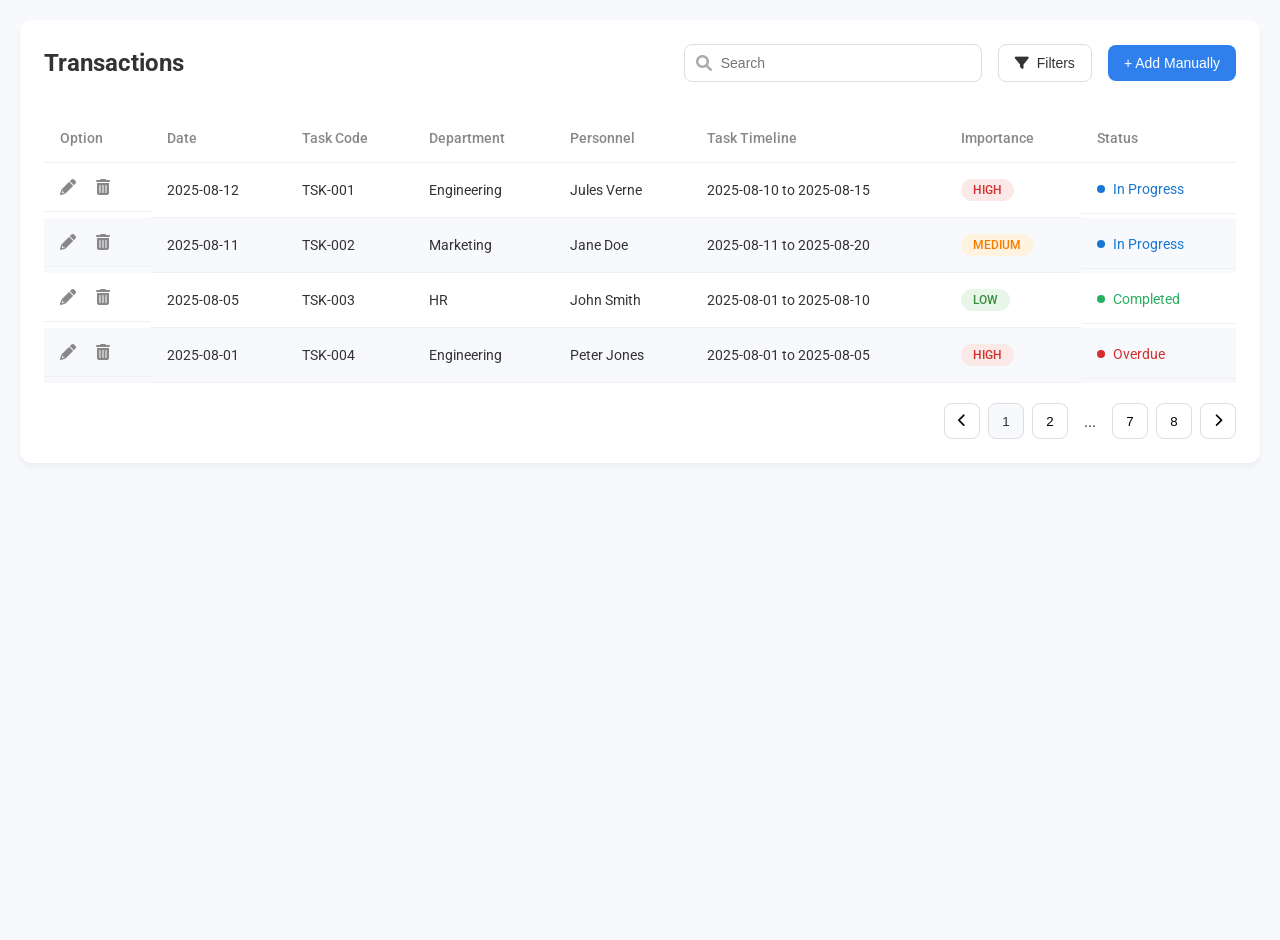
<file: transactions.html>
<!DOCTYPE html>
<html lang="en">
<head>
    <meta charset="UTF-8">
    <meta name="viewport" content="width=device-width, initial-scale=1.0">
    <title>Transactions</title>
    <link rel="stylesheet" href="transactions.css">
    <link rel="stylesheet" href="https://cdnjs.cloudflare.com/ajax/libs/font-awesome/6.0.0-beta3/css/all.min.css">
</head>
<body>
    <div class="container">
        <header>
            <h1>Transactions</h1>
            <div class="actions">
                <div class="search-bar">
                    <i class="fas fa-search"></i>
                    <input type="text" placeholder="Search">
                </div>
                <button class="filters-btn">
                    <i class="fas fa-filter"></i>
                    Filters
                </button>
                <button class="add-manual-btn">
                    + Add Manually
                </button>
            </div>
        </header>
        <main>
            <table>
                <thead>
                    <tr>
                        <th>Option</th>
                        <th>Date</th>
                        <th>Task Code</th>
                        <th>Department</th>
                        <th>Personnel</th>
                        <th>Task Timeline</th>
                        <th>Importance</th>
                        <th>Status</th>
                    </tr>
                </thead>
                <tbody>
                    <tr>
                        <td class="actions-cell">
                            <i class="fas fa-pencil-alt"></i>
                            <i class="fas fa-trash-alt"></i>
                        </td>
                        <td>2025-08-12</td>
                        <td>TSK-001</td>
                        <td>Engineering</td>
                        <td>Jules Verne</td>
                        <td>2025-08-10 to 2025-08-15</td>
                        <td><span class="importance importance-high">High</span></td>
                        <td class="status status-in-progress">
                            <span class="status-dot"></span>
                            In Progress
                        </td>
                    </tr>
                    <tr>
                        <td class="actions-cell">
                            <i class="fas fa-pencil-alt"></i>
                            <i class="fas fa-trash-alt"></i>
                        </td>
                        <td>2025-08-11</td>
                        <td>TSK-002</td>
                        <td>Marketing</td>
                        <td>Jane Doe</td>
                        <td>2025-08-11 to 2025-08-20</td>
                        <td><span class="importance importance-medium">Medium</span></td>
                        <td class="status status-in-progress">
                            <span class="status-dot"></span>
                            In Progress
                        </td>
                    </tr>
                    <tr>
                        <td class="actions-cell">
                            <i class="fas fa-pencil-alt"></i>
                            <i class="fas fa-trash-alt"></i>
                        </td>
                        <td>2025-08-05</td>
                        <td>TSK-003</td>
                        <td>HR</td>
                        <td>John Smith</td>
                        <td>2025-08-01 to 2025-08-10</td>
                        <td><span class="importance importance-low">Low</span></td>
                        <td class="status status-completed">
                            <span class="status-dot"></span>
                            Completed
                        </td>
                    </tr>
                    <tr>
                        <td class="actions-cell">
                            <i class="fas fa-pencil-alt"></i>
                            <i class="fas fa-trash-alt"></i>
                        </td>
                        <td>2025-08-01</td>
                        <td>TSK-004</td>
                        <td>Engineering</td>
                        <td>Peter Jones</td>
                        <td>2025-08-01 to 2025-08-05</td>
                        <td><span class="importance importance-high">High</span></td>
                        <td class="status status-overdue">
                            <span class="status-dot"></span>
                            Overdue
                        </td>
                    </tr>
                </tbody>
            </table>
        </main>
        <footer>
            <div class="pagination">
                <button class="page-btn"><i class="fas fa-chevron-left"></i></button>
                <button class="page-btn active">1</button>
                <button class="page-btn">2</button>
                <span>...</span>
                <button class="page-btn">7</button>
                <button class="page-btn">8</button>
                <button class="page-btn"><i class="fas fa-chevron-right"></i></button>
            </div>
        </footer>
    </div>
</body>
</html>
</file>
<file: transactions.css>
@import url('https://fonts.googleapis.com/css2?family=Roboto:wght@400;500;700&display=swap');

body {
    font-family: 'Roboto', sans-serif;
    background-color: #F8F9FD;
    color: #333;
    display: flex;
    justify-content: center;
    align-items: flex-start;
    min-height: 100vh;
    margin: 0;
    padding: 20px;
}

.container {
    background-color: #ffffff;
    border-radius: 12px;
    padding: 24px;
    width: 100%;
    max-width: 1200px;
    box-shadow: 0 4px 6px rgba(0, 0, 0, 0.05);
}

header {
    display: flex;
    justify-content: space-between;
    align-items: center;
    padding-bottom: 16px;
    margin-bottom: 16px;
}

header h1 {
    font-size: 24px;
    font-weight: 700;
    margin: 0;
}

.actions {
    display: flex;
    align-items: center;
    gap: 16px;
}

.search-bar {
    position: relative;
}

.search-bar .fa-search {
    position: absolute;
    left: 12px;
    top: 50%;
    transform: translateY(-50%);
    color: #aaa;
}

.search-bar input {
    padding: 10px 10px 10px 36px;
    border: 1px solid #ddd;
    border-radius: 8px;
    font-size: 14px;
    width: 250px;
}

.filters-btn, .add-manual-btn {
    padding: 10px 16px;
    border-radius: 8px;
    border: none;
    cursor: pointer;
    font-size: 14px;
    font-weight: 500;
    display: flex;
    align-items: center;
    gap: 8px;
}

.filters-btn {
    background-color: #fff;
    color: #333;
    border: 1px solid #ddd;
}

.add-manual-btn {
    background-color: #2F80ED;
    color: #ffffff;
}

main {
    overflow-x: auto;
}

table {
    width: 100%;
    border-collapse: collapse;
    font-size: 14px;
}

th, td {
    padding: 16px;
    text-align: left;
    border-bottom: 1px solid #f0f0f0;
    white-space: nowrap;
}

thead th {
    color: #888;
    font-weight: 500;
}

tbody tr {
    background-color: #fff;
}

tbody tr:nth-child(even) {
    background-color: #F8F9FD;
}

td input[type="checkbox"] {
    cursor: pointer;
}

.status {
    display: flex;
    align-items: center;
    gap: 8px;
}

.status-dot {
    width: 8px;
    height: 8px;
    border-radius: 50%;
}

.status-pending .status-dot {
    background-color: #F2994A;
}

.status-pending {
    color: #F2994A;
}

.status-completed .status-dot {
    background-color: #27AE60;
}

.status-completed {
    color: #27AE60;
}

.status-in-progress .status-dot {
    background-color: #1976d2;
}

.status-in-progress {
    color: #1976d2;
}

.status-overdue .status-dot {
    background-color: #d32f2f;
}

.status-overdue {
    color: #d32f2f;
}

.importance {
    display: inline-block;
    padding: 4px 12px;
    border-radius: 12px;
    font-size: 12px;
    font-weight: 500;
    text-transform: uppercase;
}

.importance-high {
    background-color: #FBE9E7;
    color: #D32F2F;
}

.importance-medium {
    background-color: #FFF3E0;
    color: #F57C00;
}

.importance-low {
    background-color: #E8F5E9;
    color: #388E3C;
}

.payment-method {
    display: flex;
    align-items: center;
    gap: 12px;
}

.payment-method .card-info {
    display: flex;
    flex-direction: column;
}

.payment-method .card-info span {
    line-height: 1.3;
}

.payment-method .card-info .exp-date {
    font-size: 12px;
    color: #888;
}

.payment-method i {
    font-size: 28px;
}

.actions-cell {
    display: flex;
    gap: 20px;
}

.actions-cell i {
    cursor: pointer;
    color: #888;
    font-size: 16px;
}

footer {
    display: flex;
    justify-content: flex-end;
    padding-top: 20px;
}

.pagination {
    display: flex;
    align-items: center;
    gap: 8px;
}

.page-btn {
    background-color: #fff;
    border: 1px solid #ddd;
    border-radius: 8px;
    width: 36px;
    height: 36px;
    cursor: pointer;
    display: flex;
    justify-content: center;
    align-items: center;
}

.page-btn.active {
    background-color: #F8F9FD;
    border: 1px solid #ddd;
    color: #333;
}

.pagination span {
    padding: 0 8px;
}
</file>
